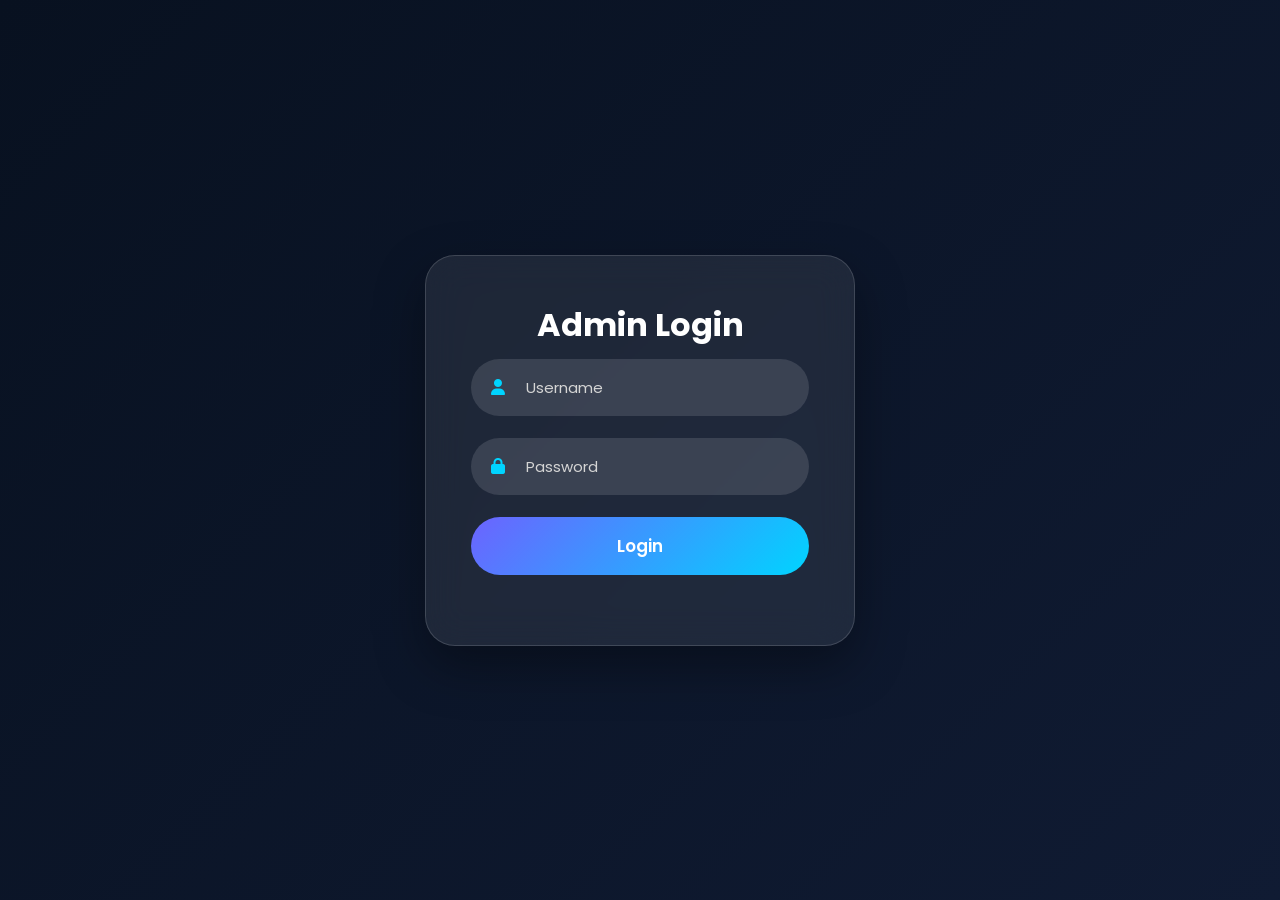
<file: admin-login.html>
<!DOCTYPE html>
<html lang="en">
<head>
<meta charset="UTF-8">
<meta name="viewport" content="width=device-width, initial-scale=1.0">
<title>Admin Login</title>

<link rel="stylesheet" href="assets/css/auth.css">
<link rel="stylesheet"
href="https://cdnjs.cloudflare.com/ajax/libs/font-awesome/6.6.0/css/all.min.css">

</head>
<body>

<div class="login-container">

<div class="login-card">

<h1>Admin Login</h1>

<form id="adminLoginForm">

<div class="input-box">

<i class="fa-solid fa-user"></i>

<input
type="text"
id="username"
placeholder="Username"
required>

</div>

<div class="input-box">

<i class="fa-solid fa-lock"></i>

<input
type="password"
id="password"
placeholder="Password"
required>

</div>

<button class="login-btn">

Login

</button>

</form>

</div>

</div>

<script src="assets/js/admin-login.js"></script>

</body>
</html>
</file>
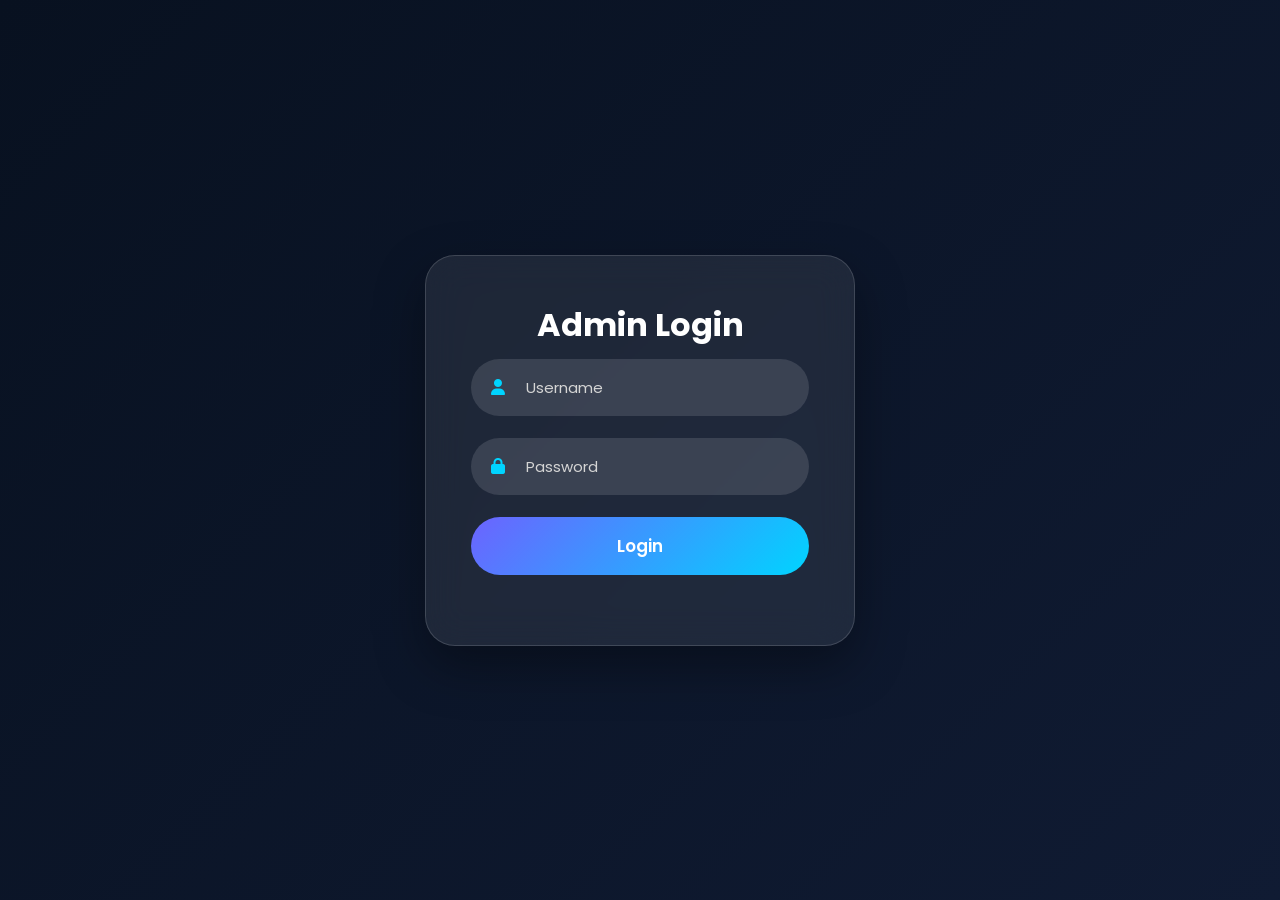
<file: admin.html>
<!DOCTYPE html>
<html lang="en">

<head>

<meta charset="UTF-8">

<meta name="viewport"
content="width=device-width, initial-scale=1.0">

<title>Admin Dashboard | EventSphere</title>

<link rel="stylesheet"
href="assets/css/admin.css">

<link rel="stylesheet"
href="https://cdnjs.cloudflare.com/ajax/libs/font-awesome/6.6.0/css/all.min.css">

</head>

<body>

<header class="header">

<div class="container">

<a href="index.html" class="logo">

<i class="fa-solid fa-calendar-days"></i>

EventSphere Admin

</a>

<nav>

<a href="index.html">Home</a>

<a href="events.html">Events</a>

<a href="history.html">History</a>

<a href="admin-login.html" class="active">Admin</a>

</nav>

</div>

</header>

<button
id="logoutBtn"
style="
padding:10px 20px;
background:#ef4444;
color:white;
border:none;
border-radius:8px;
cursor:pointer;
font-size:15px;
font-weight:600;
transition:0.3s;
"
onmouseover="this.style.background='#dc2626'"
onmouseout="this.style.background='#ef4444'">

Logout

</button> 
<section class="dashboard">

<div class="container">

<h1>

Admin Dashboard

</h1>

<div class="stats">

<div class="stat-card">

<i class="fa-solid fa-calendar-days"></i>

<h2 id="totalEvents">

12

</h2>

<p>Total Events</p>

</div>

<div class="stat-card">

<i class="fa-solid fa-ticket"></i>

<h2 id="totalBookings">

0

</h2>

<p>Total Bookings</p>

</div>

<div class="stat-card">

<i class="fa-solid fa-users"></i>

<h2>

1250

</h2>

<p>Visitors</p>

</div>

<div class="stat-card">

<i class="fa-solid fa-star"></i>

<h2>

4.9

</h2>

<p>Rating</p>

</div>

</div>

<div class="add-event">

<h2>

Add New Event

</h2>

<form id="eventForm">

<input
type="text"
id="eventTitle"
placeholder="Event Name"
required>

<input
type="text"
id="eventCategory"
placeholder="Category"
required>

<input
type="text"
id="eventLocation"
placeholder="Location"
required>

<input
type="date"
id="eventDate"
required>

<input
type="text"
id="eventPrice"
placeholder="Price"
required>

<input
type="url"
id="eventImage"
placeholder="Image URL"
required>

<button type="submit">

Add Event

</button>

</form>

</div>

<h2 class="table-title">

Added Events

</h2>

<div id="eventList">

</div>

</div>

</section>

<script src="assets/js/admin.js"></script>

</body>

</html>
</file>
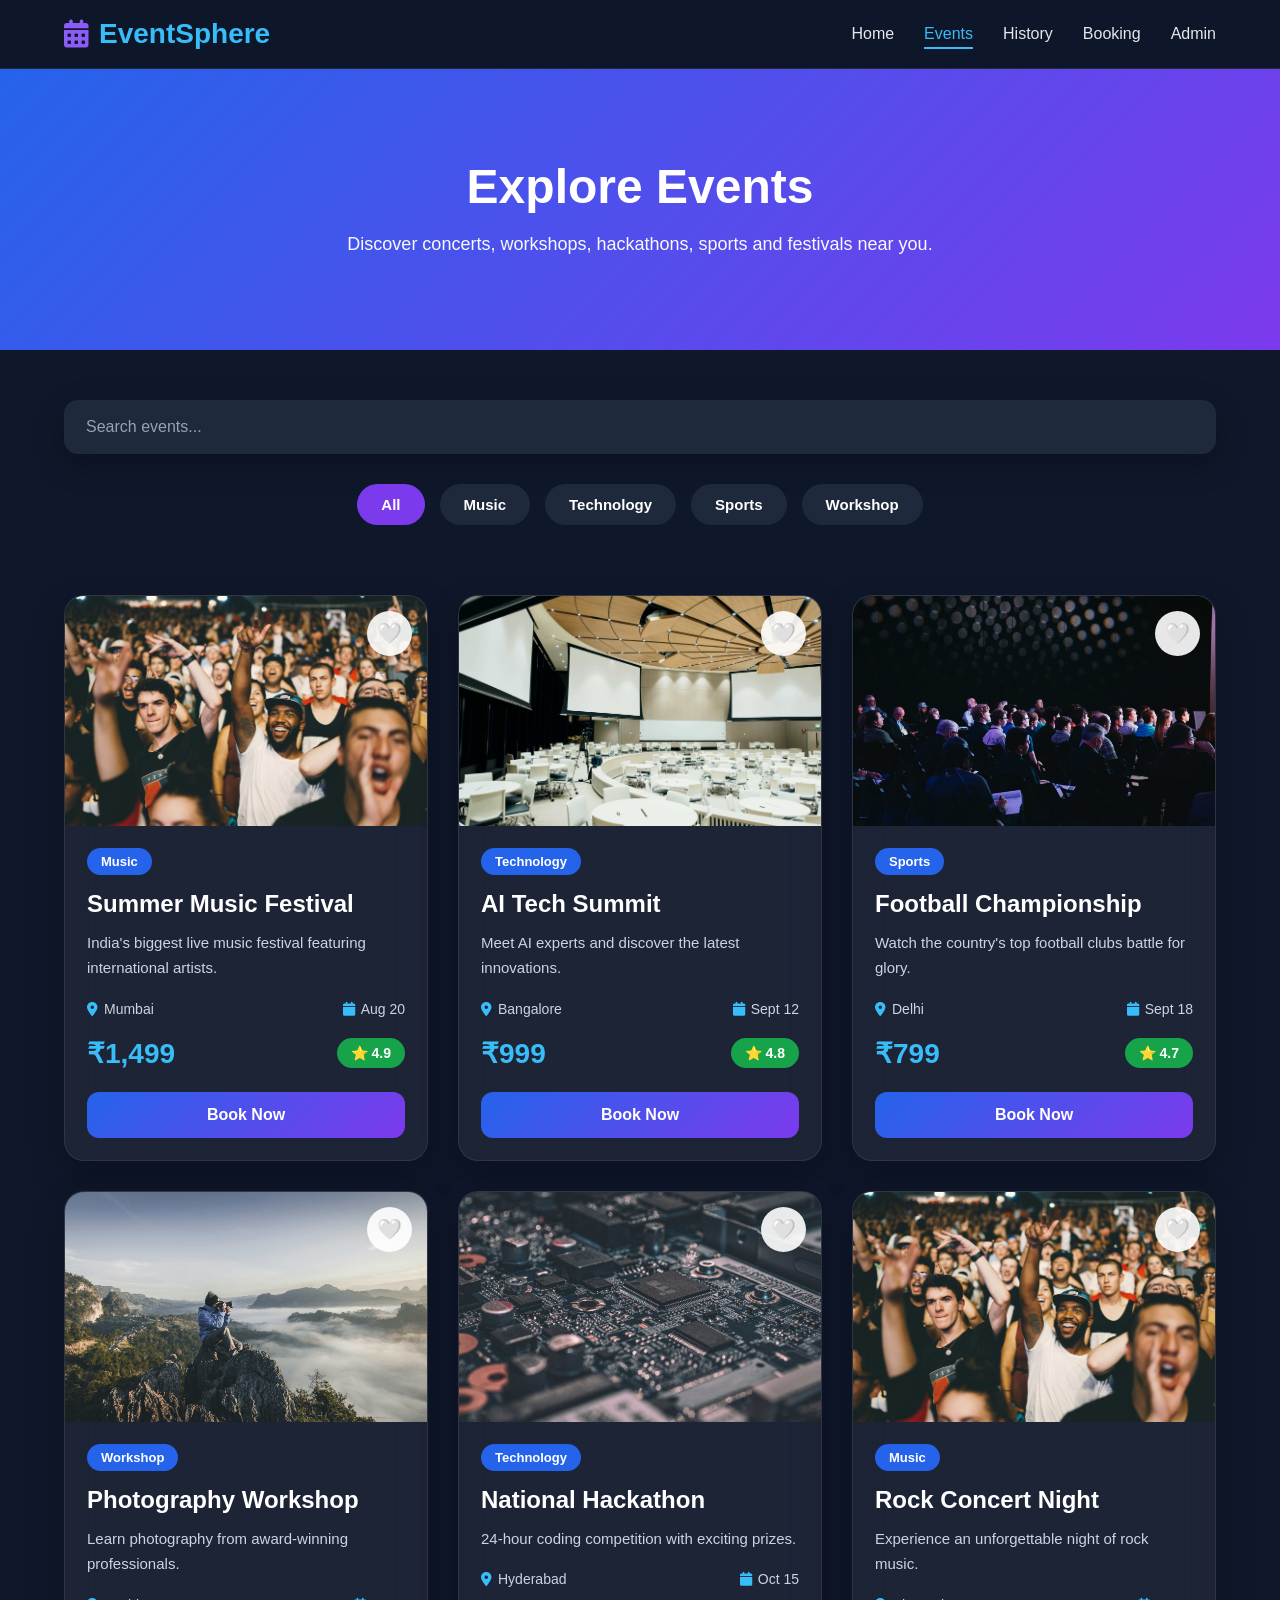
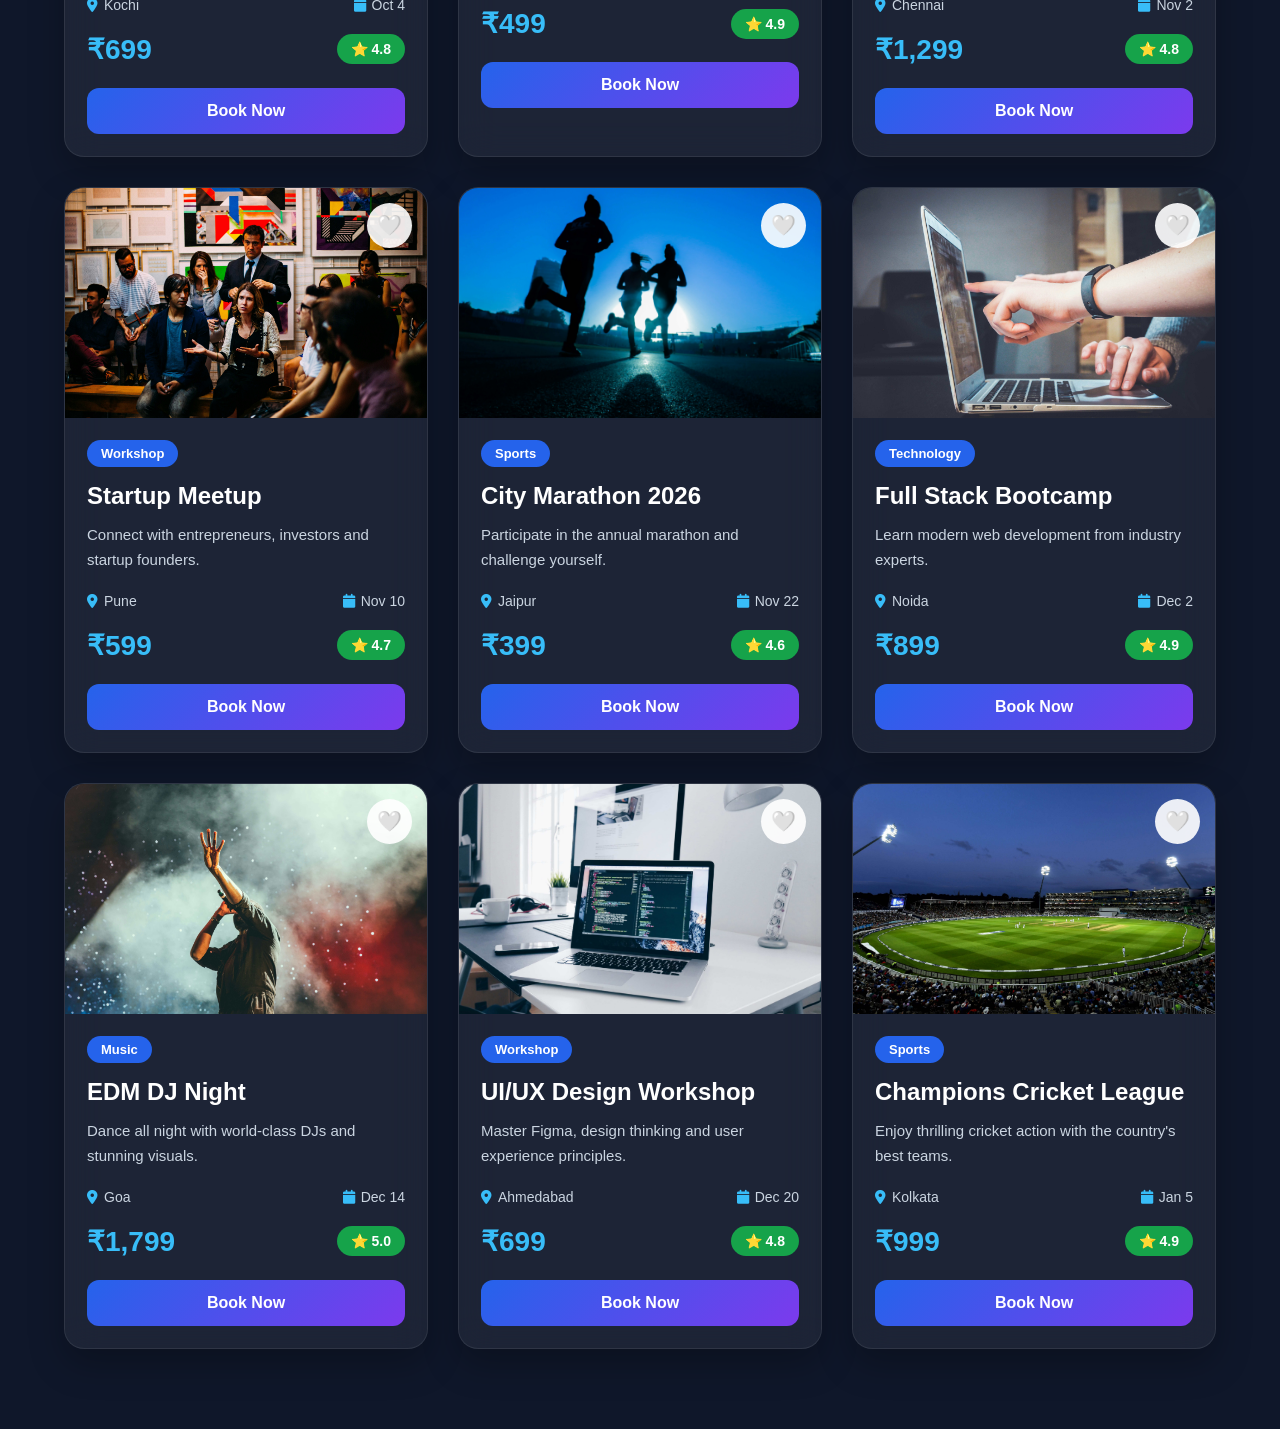
<file: events.html>
<!DOCTYPE html>
<html lang="en">

<head>

    <meta charset="UTF-8">

    <meta name="viewport"
          content="width=device-width, initial-scale=1.0">

    <title>Events | EventSphere</title>

    <link rel="stylesheet"
          href="assets/css/pages.css">

    <link rel="stylesheet"
          href="https://cdnjs.cloudflare.com/ajax/libs/font-awesome/6.6.0/css/all.min.css">

</head>

<body>

<header class="header">

    <div class="container">

        <a href="index.html" class="logo">

            <i class="fa-solid fa-calendar-days"></i>

            EventSphere

        </a>

        <nav>

            <a href="index.html">Home</a>

            <a href="events.html" class="active">Events</a>

            <a href="history.html">History</a>

            <a href="booking.html">Booking</a>

            <a href="admin.html">Admin</a>

        </nav>

    </div>

</header>

<section class="page-banner">

    <h1>

        Explore Events

    </h1>

    <p>

        Discover concerts, workshops, hackathons,
        sports and festivals near you.

    </p>

</section>

<section class="search-section">

    <div class="container">

        <input
            type="text"
            id="searchInput"
            placeholder="Search events...">

        <div class="filters">

            <button class="filter active"
                    data-category="all">

                All

            </button>

            <button class="filter"
                    data-category="music">

                Music

            </button>

            <button class="filter"
                    data-category="technology">

                Technology

            </button>

            <button class="filter"
                    data-category="sports">

                Sports

            </button>

            <button class="filter"
                    data-category="workshop">

                Workshop

            </button>

        </div>

    </div>

</section>

<section class="events">

<div class="container">

<div class="event-grid">
    <!-- EVENT 1 -->

<div class="event-card" data-category="music">

    <img src="assets/images/events/compressed-event1.jpg" alt="Music Event">

    <div class="event-content">

        <span class="category">Music</span>

        <h3>Summer Music Festival</h3>

        <p>
            India's biggest live music festival featuring
            international artists.
        </p>

        <div class="event-details">

            <span><i class="fa-solid fa-location-dot"></i> Mumbai</span>

            <span><i class="fa-solid fa-calendar"></i> Aug 20</span>

        </div>

        <div class="price-rating">

            <h4>₹1,499</h4>

            <span>⭐ 4.9</span>

        </div>

        <button class="book-btn">
            Book Now
        </button>

    </div>

</div>

<!-- EVENT 2 -->

<div class="event-card" data-category="technology">

    <img src="assets/images/events/compressed-event2.jpg" alt="Tech Summit">

    <div class="event-content">

        <span class="category">Technology</span>

        <h3>AI Tech Summit</h3>

        <p>
            Meet AI experts and discover the latest innovations.
        </p>

        <div class="event-details">

            <span><i class="fa-solid fa-location-dot"></i> Bangalore</span>

            <span><i class="fa-solid fa-calendar"></i> Sept 12</span>

        </div>

        <div class="price-rating">

            <h4>₹999</h4>

            <span>⭐ 4.8</span>

        </div>

        <button class="book-btn">
            Book Now
        </button>

    </div>

</div>

<!-- EVENT 3 -->

<div class="event-card" data-category="sports">

    <img src="assets/images/events/compressed-event3.jpg" alt="Football">

    <div class="event-content">

        <span class="category">Sports</span>

        <h3>Football Championship</h3>

        <p>
            Watch the country's top football clubs battle for glory.
        </p>

        <div class="event-details">

            <span><i class="fa-solid fa-location-dot"></i> Delhi</span>

            <span><i class="fa-solid fa-calendar"></i> Sept 18</span>

        </div>

        <div class="price-rating">

            <h4>₹799</h4>

            <span>⭐ 4.7</span>

        </div>

        <button class="book-btn">
            Book Now
        </button>

    </div>

</div>

<!-- EVENT 4 -->

<div class="event-card" data-category="workshop">

    <img src="assets/images/events/compressed-event4.jpg" alt="Workshop">

    <div class="event-content">

        <span class="category">Workshop</span>

        <h3>Photography Workshop</h3>

        <p>
            Learn photography from award-winning professionals.
        </p>

        <div class="event-details">

            <span><i class="fa-solid fa-location-dot"></i> Kochi</span>

            <span><i class="fa-solid fa-calendar"></i> Oct 4</span>

        </div>

        <div class="price-rating">

            <h4>₹699</h4>

            <span>⭐ 4.8</span>

        </div>

        <button class="book-btn">
            Book Now
        </button>

    </div>

</div>

<!-- EVENT 5 -->

<div class="event-card" data-category="technology">

    <img src="assets/images/events/compressed-event5.jpg" alt="Hackathon">

    <div class="event-content">

        <span class="category">Technology</span>

        <h3>National Hackathon</h3>

        <p>
            24-hour coding competition with exciting prizes.
        </p>

        <div class="event-details">

            <span><i class="fa-solid fa-location-dot"></i> Hyderabad</span>

            <span><i class="fa-solid fa-calendar"></i> Oct 15</span>

        </div>

        <div class="price-rating">

            <h4>₹499</h4>

            <span>⭐ 4.9</span>

        </div>

        <button class="book-btn">
            Book Now
        </button>

    </div>

</div>

<!-- EVENT 6 -->

<div class="event-card" data-category="music">

    <img src="assets/images/events/compressed-event6.jpg" alt="Concert">

    <div class="event-content">

        <span class="category">Music</span>

        <h3>Rock Concert Night</h3>

        <p>
            Experience an unforgettable night of rock music.
        </p>

        <div class="event-details">

            <span><i class="fa-solid fa-location-dot"></i> Chennai</span>

            <span><i class="fa-solid fa-calendar"></i> Nov 2</span>

        </div>

        <div class="price-rating">

            <h4>₹1,299</h4>

            <span>⭐ 4.8</span>

        </div>

        <button class="book-btn">
            Book Now
        </button>

    </div>

</div>
<!-- EVENT 7 -->

<div class="event-card" data-category="workshop">

    <img src="assets/images/events/compressed-event7.jpg" alt="Startup Meetup">

    <div class="event-content">

        <span class="category">Workshop</span>

        <h3>Startup Meetup</h3>

        <p>
            Connect with entrepreneurs, investors and startup founders.
        </p>

        <div class="event-details">

            <span><i class="fa-solid fa-location-dot"></i> Pune</span>

            <span><i class="fa-solid fa-calendar"></i> Nov 10</span>

        </div>

        <div class="price-rating">

            <h4>₹599</h4>

            <span>⭐ 4.7</span>

        </div>

        <button class="book-btn">
            Book Now
        </button>

    </div>

</div>

<!-- EVENT 8 -->

<div class="event-card" data-category="sports">

    <img src="assets/images/events/compressed-event8.jpg" alt="Marathon">

    <div class="event-content">

        <span class="category">Sports</span>

        <h3>City Marathon 2026</h3>

        <p>
            Participate in the annual marathon and challenge yourself.
        </p>

        <div class="event-details">

            <span><i class="fa-solid fa-location-dot"></i> Jaipur</span>

            <span><i class="fa-solid fa-calendar"></i> Nov 22</span>

        </div>

        <div class="price-rating">

            <h4>₹399</h4>

            <span>⭐ 4.6</span>

        </div>

        <button class="book-btn">
            Book Now
        </button>

    </div>

</div>

<!-- EVENT 9 -->

<div class="event-card" data-category="technology">

    <img src="assets/images/events/compressed-event9.jpg" alt="Coding Bootcamp">

    <div class="event-content">

        <span class="category">Technology</span>

        <h3>Full Stack Bootcamp</h3>

        <p>
            Learn modern web development from industry experts.
        </p>

        <div class="event-details">

            <span><i class="fa-solid fa-location-dot"></i> Noida</span>

            <span><i class="fa-solid fa-calendar"></i> Dec 2</span>

        </div>

        <div class="price-rating">

            <h4>₹899</h4>

            <span>⭐ 4.9</span>

        </div>

        <button class="book-btn">
            Book Now
        </button>

    </div>

</div>

<!-- EVENT 10 -->

<div class="event-card" data-category="music">

    <img src="assets/images/events/compressed-event10.jpg" alt="DJ Night">

    <div class="event-content">

        <span class="category">Music</span>

        <h3>EDM DJ Night</h3>

        <p>
            Dance all night with world-class DJs and stunning visuals.
        </p>

        <div class="event-details">

            <span><i class="fa-solid fa-location-dot"></i> Goa</span>

            <span><i class="fa-solid fa-calendar"></i> Dec 14</span>

        </div>

        <div class="price-rating">

            <h4>₹1,799</h4>

            <span>⭐ 5.0</span>

        </div>

        <button class="book-btn">
            Book Now
        </button>

    </div>

</div>

<!-- EVENT 11 -->

<div class="event-card" data-category="workshop">

    <img src="assets/images/events/compressed-event11.jpg" alt="Design Workshop">

    <div class="event-content">

        <span class="category">Workshop</span>

        <h3>UI/UX Design Workshop</h3>

        <p>
            Master Figma, design thinking and user experience principles.
        </p>

        <div class="event-details">

            <span><i class="fa-solid fa-location-dot"></i> Ahmedabad</span>

            <span><i class="fa-solid fa-calendar"></i> Dec 20</span>

        </div>

        <div class="price-rating">

            <h4>₹699</h4>

            <span>⭐ 4.8</span>

        </div>

        <button class="book-btn">
            Book Now
        </button>

    </div>

</div>

<!-- EVENT 12 -->

<div class="event-card" data-category="sports">

    <img src="assets/images/events/compressed-event12.jpg" alt="Cricket League">

    <div class="event-content">

        <span class="category">Sports</span>

        <h3>Champions Cricket League</h3>

        <p>
            Enjoy thrilling cricket action with the country's best teams.
        </p>

        <div class="event-details">

            <span><i class="fa-solid fa-location-dot"></i> Kolkata</span>

            <span><i class="fa-solid fa-calendar"></i> Jan 5</span>

        </div>

        <div class="price-rating">

            <h4>₹999</h4>

            <span>⭐ 4.9</span>

        </div>

        <button class="book-btn">
            Book Now
        </button>

    </div>

</div>

</div>

</div>

</section>

<script src="assets/js/pages.js"></script>

</body>

</html>
</file>
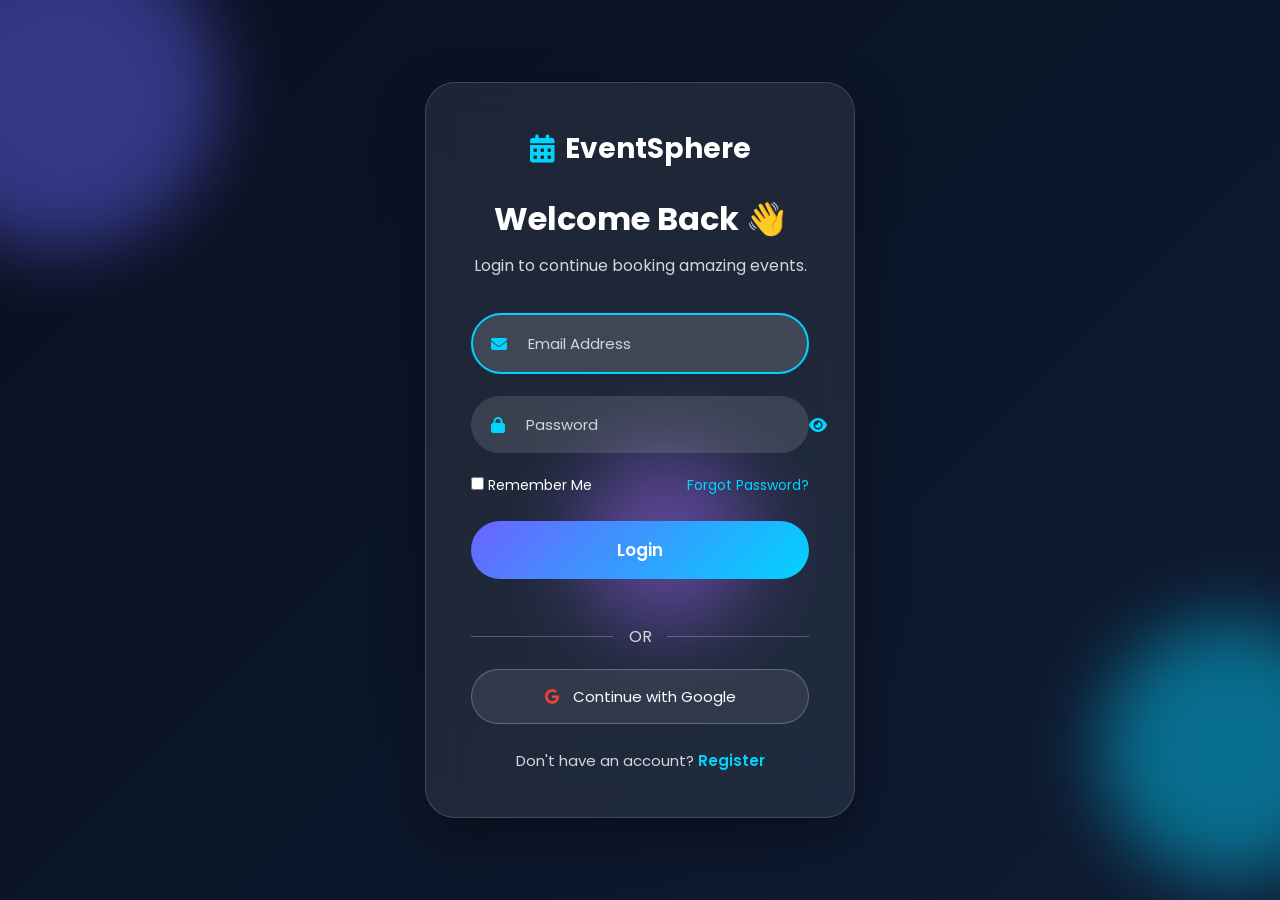
<file: login.html>
<!DOCTYPE html>
<html lang="en">

<head>

    <meta charset="UTF-8">

    <meta name="viewport"
          content="width=device-width, initial-scale=1.0">

    <title>Login | EventSphere</title>

    <link rel="stylesheet"
          href="assets/css/auth.css">

    <link rel="preconnect"
          href="https://fonts.googleapis.com">

    <link rel="preconnect"
          href="https://fonts.gstatic.com"
          crossorigin>

    <link href="https://fonts.googleapis.com/css2?family=Poppins:wght@300;400;500;600;700;800&display=swap"
          rel="stylesheet">

    <link rel="stylesheet"
          href="https://cdnjs.cloudflare.com/ajax/libs/font-awesome/6.6.0/css/all.min.css">

</head>

<body>

<div class="background">

    <div class="circle one"></div>

    <div class="circle two"></div>

    <div class="circle three"></div>

</div>

<div class="login-container">

    <div class="login-card">

        <a href="index.html" class="logo">

            <i class="fa-solid fa-calendar-days"></i>

            EventSphere

        </a>

        <h1>

            Welcome Back 👋

        </h1>

        <p>

            Login to continue booking amazing events.

        </p>

        <form id="loginForm">

            <div class="input-box">

                <i class="fa-solid fa-envelope"></i>

                <input
                    type="email"
                    id="email"
                    placeholder="Email Address"
                    required>

            </div>

            <div class="input-box">

                <i class="fa-solid fa-lock"></i>

                <input
                    type="password"
                    id="password"
                    placeholder="Password"
                    required>

                <span id="togglePassword">

                    <i class="fa-solid fa-eye"></i>

                </span>

            </div>

            <div class="options">

                <label>

                    <input
                        type="checkbox"
                        id="remember">

                    Remember Me

                </label>

                <a href="#">

                    Forgot Password?

                </a>

            </div>

            <button
                class="login-btn"
                type="submit">

                Login

            </button>

        </form>

        <div class="divider">

            OR

        </div>

        <button class="google-btn">

            <i class="fa-brands fa-google"></i>

            Continue with Google

        </button>

        <div class="bottom-text">

            Don't have an account?

            <a href="register.html">

                Register

            </a>

        </div>

    </div>

</div>

<script src="assets/js/auth.js"></script>

</body>

</html>
</file>
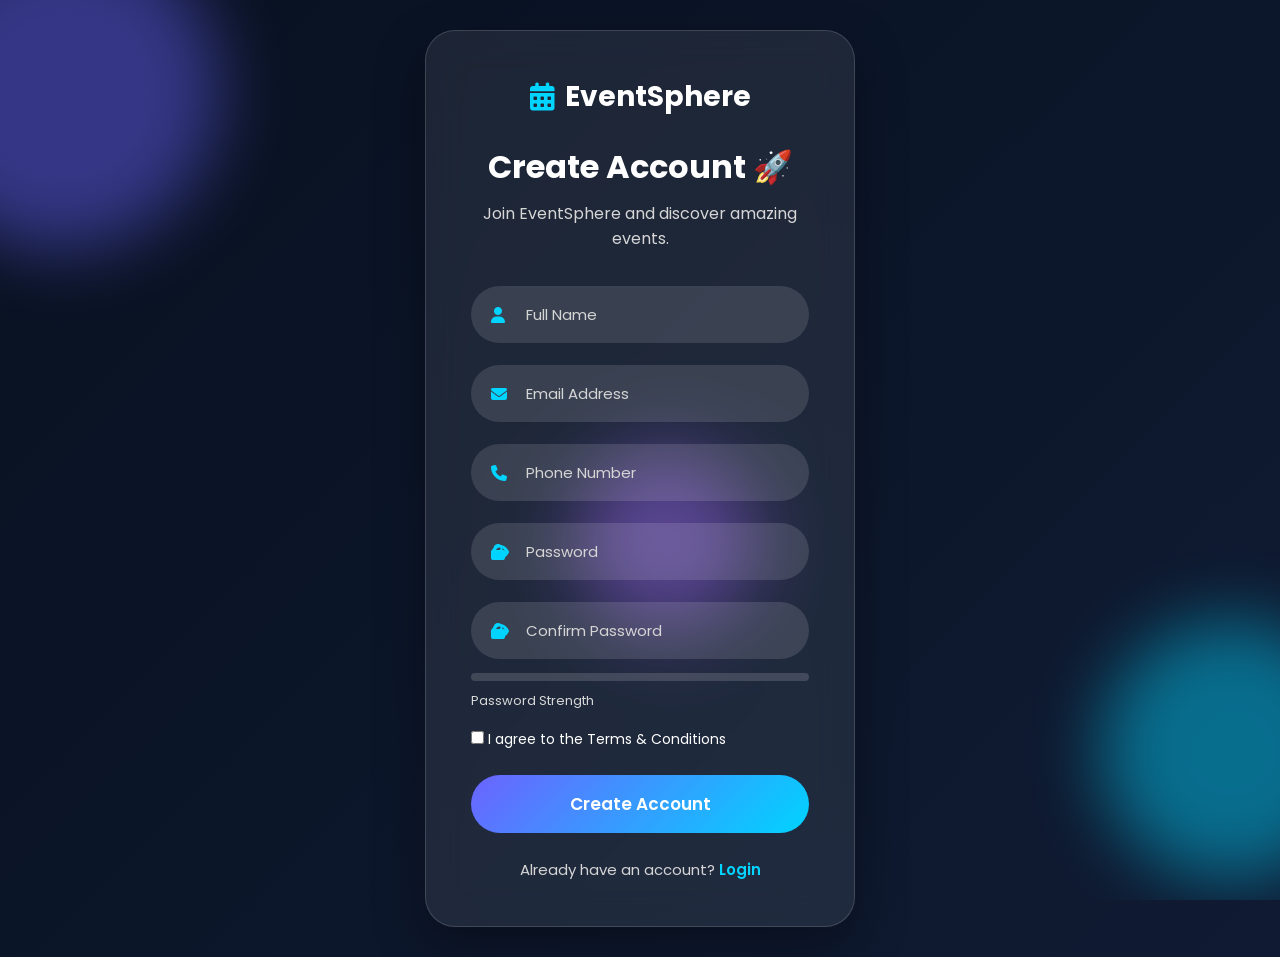
<file: register.html>
<!DOCTYPE html>
<html lang="en">

<head>

    <meta charset="UTF-8">

    <meta name="viewport"
          content="width=device-width, initial-scale=1.0">

    <title>Create Account | EventSphere</title>

    <link rel="stylesheet"
          href="assets/css/auth.css">

    <link rel="preconnect"
          href="https://fonts.googleapis.com">

    <link rel="preconnect"
          href="https://fonts.gstatic.com"
          crossorigin>

    <link href="https://fonts.googleapis.com/css2?family=Poppins:wght@300;400;500;600;700;800&display=swap"
          rel="stylesheet">

    <link rel="stylesheet"
          href="https://cdnjs.cloudflare.com/ajax/libs/font-awesome/6.6.0/css/all.min.css">

</head>

<body>

<div class="background">

    <div class="circle one"></div>

    <div class="circle two"></div>

    <div class="circle three"></div>

</div>

<div class="login-container">

    <div class="login-card">

        <a href="index.html" class="logo">

            <i class="fa-solid fa-calendar-days"></i>

            EventSphere

        </a>

        <h1>

            Create Account 🚀

        </h1>

        <p>

            Join EventSphere and discover amazing events.

        </p>

        <form id="registerForm">

            <div class="input-box">

                <i class="fa-solid fa-user"></i>

                <input
                    type="text"
                    id="name"
                    placeholder="Full Name"
                    required>

            </div>

            <div class="input-box">

                <i class="fa-solid fa-envelope"></i>

                <input
                    type="email"
                    id="email"
                    placeholder="Email Address"
                    required>

            </div>

            <div class="input-box">

                <i class="fa-solid fa-phone"></i>

                <input
                    type="tel"
                    id="phone"
                    placeholder="Phone Number"
                    maxlength="10"
                    required>

            </div>

            <div class="input-box">

                <i class="fa-solid fa-lock"></i>

                <input
                    type="password"
                    id="password"
                    placeholder="Password"
                    required>

                <span class="toggle-password">

                    <i class="fa-solid fa-eye"></i>

                </span>

            </div>

            <div class="input-box">

                <i class="fa-solid fa-lock"></i>

                <input
                    type="password"
                    id="confirmPassword"
                    placeholder="Confirm Password"
                    required>

                <span class="toggle-confirm">

                    <i class="fa-solid fa-eye"></i>

                </span>

            </div>

            <div class="strength">

                <div id="strengthBar"></div>

            </div>

            <small id="strengthText">

                Password Strength

            </small>

            <div class="options">

                <label>

                    <input
                        type="checkbox"
                        id="terms"
                        required>

                    I agree to the Terms & Conditions

                </label>

            </div>

            <button
                type="submit"
                class="login-btn">

                Create Account

            </button>

        </form>

        <div class="bottom-text">

            Already have an account?

            <a href="login.html">

                Login

            </a>

        </div>

    </div>

</div>

<script src="assets/js/register.js"></script>

</body>

</html>
</file>
<file: assets/css/auth.css>
/*==================================
        GOOGLE FONT
==================================*/

@import url('https://fonts.googleapis.com/css2?family=Poppins:wght@300;400;500;600;700;800&display=swap');

/*==================================
            RESET
==================================*/

*{
    margin:0;
    padding:0;
    box-sizing:border-box;
    font-family:'Poppins',sans-serif;
}

body{

    min-height:100vh;

    display:flex;

    justify-content:center;

    align-items:center;

    overflow:hidden;

    background:linear-gradient(135deg,#081120,#101b33);

}

/*==================================
        BACKGROUND
==================================*/

.background{

    position:absolute;

    inset:0;

    overflow:hidden;

}

.circle{

    position:absolute;

    border-radius:50%;

    filter:blur(35px);

    opacity:.45;

    animation:float 8s ease-in-out infinite alternate;

}

.one{

    width:320px;

    height:320px;

    background:#6C63FF;

    left:-100px;

    top:-70px;

}

.two{

    width:260px;

    height:260px;

    background:#00D4FF;

    right:-80px;

    bottom:20px;

}

.three{

    width:180px;

    height:180px;

    background:#9B5CFF;

    left:45%;

    top:50%;

}

@keyframes float{

    from{

        transform:translateY(0);

    }

    to{

        transform:translateY(-40px);

    }

}

/*==================================
        LOGIN CONTAINER
==================================*/

.login-container{

    position:relative;

    width:100%;

    display:flex;

    justify-content:center;

    align-items:center;

    padding:30px;

    z-index:10;

}

/*==================================
        LOGIN CARD
==================================*/

.login-card{

    width:430px;

    background:rgba(255,255,255,.08);

    backdrop-filter:blur(18px);

    border:1px solid rgba(255,255,255,.15);

    border-radius:30px;

    padding:45px;

    box-shadow:0 20px 50px rgba(0,0,0,.35);

}

.logo{

    display:flex;

    align-items:center;

    justify-content:center;

    gap:10px;

    color:#fff;

    text-decoration:none;

    font-size:28px;

    font-weight:700;

    margin-bottom:25px;

}

.logo i{

    color:#00D4FF;

}

.login-card h1{

    text-align:center;

    color:#fff;

    margin-bottom:10px;

}

.login-card p{

    text-align:center;

    color:#d6d6d6;

    margin-bottom:35px;

}

/*==================================
            INPUT
==================================*/

.input-box{

    position:relative;

    margin-bottom:22px;

}

.input-box input{

    width:100%;

    padding:17px 55px;

    border:none;

    outline:none;

    border-radius:50px;

    background:rgba(255,255,255,.12);

    color:#fff;

    font-size:15px;

}

.input-box input::placeholder{

    color:#d5d5d5;

}

.input-box i{

    position:absolute;

    left:20px;

    top:50%;

    transform:translateY(-50%);

    color:#00D4FF;

}

#togglePassword{

    position:absolute;

    right:20px;

    top:50%;

    transform:translateY(-50%);

    cursor:pointer;

    color:#fff;

}

/*==================================
        OPTIONS
==================================*/

.options{

    display:flex;

    justify-content:space-between;

    align-items:center;

    margin-bottom:25px;

    font-size:14px;

}

.options label{

    color:#fff;

}

.options a{

    color:#00D4FF;

    text-decoration:none;

}/*==================================
        LOGIN BUTTON
==================================*/

.login-btn{

    width:100%;

    padding:16px;

    border:none;

    border-radius:50px;

    background:linear-gradient(135deg,#6C63FF,#00D4FF);

    color:#fff;

    font-size:17px;

    font-weight:600;

    cursor:pointer;

    transition:.35s;

    margin-bottom:25px;

}

.login-btn:hover{

    transform:translateY(-4px);

    box-shadow:0 15px 30px rgba(0,212,255,.35);

}

/*==================================
        DIVIDER
==================================*/

.divider{

    display:flex;

    align-items:center;

    justify-content:center;

    color:#d8d8d8;

    margin:20px 0;

    position:relative;

}

.divider::before{

    content:"";

    position:absolute;

    left:0;

    width:42%;

    height:1px;

    background:rgba(255,255,255,.25);

}

.divider::after{

    content:"";

    position:absolute;

    right:0;

    width:42%;

    height:1px;

    background:rgba(255,255,255,.25);

}

/*==================================
        GOOGLE BUTTON
==================================*/

.google-btn{

    width:100%;

    padding:15px;

    border-radius:50px;

    border:1px solid rgba(255,255,255,.25);

    background:rgba(255,255,255,.08);

    color:#fff;

    cursor:pointer;

    transition:.35s;

    font-size:15px;

    margin-bottom:25px;

}

.google-btn i{

    margin-right:10px;

    color:#EA4335;

}

.google-btn:hover{

    background:rgba(255,255,255,.18);

}

/*==================================
        BOTTOM TEXT
==================================*/

.bottom-text{

    text-align:center;

    color:#d5d5d5;

    font-size:15px;

}

.bottom-text a{

    color:#00D4FF;

    text-decoration:none;

    font-weight:600;

}

.bottom-text a:hover{

    text-decoration:underline;

}

/*==================================
        INPUT FOCUS
==================================*/

.input-box input:focus{

    border:2px solid #00D4FF;

    background:rgba(255,255,255,.15);

}

/*==================================
        CARD ANIMATION
==================================*/

.login-card{

    animation:slideUp .8s ease;

}

@keyframes slideUp{

    from{

        opacity:0;

        transform:translateY(50px);

    }

    to{

        opacity:1;

        transform:translateY(0);

    }

}

/*==================================
        RESPONSIVE
==================================*/

@media(max-width:768px){

.login-card{

width:100%;

padding:35px;

}

.login-card h1{

font-size:30px;

}

.logo{

font-size:24px;

}

}

@media(max-width:480px){

body{

padding:20px;

}

.login-card{

padding:30px 20px;

border-radius:20px;

}

.login-card h1{

font-size:26px;

}

.options{

flex-direction:column;

gap:12px;

align-items:flex-start;

}

.google-btn{

font-size:14px;

}

.login-btn{

font-size:16px;

}

}
/*==================================
      PASSWORD STRENGTH
==================================*/

.strength{

width:100%;

height:8px;

background:rgba(255,255,255,.15);

border-radius:10px;

margin-top:-8px;

margin-bottom:10px;

overflow:hidden;

}

#strengthBar{

width:0;

height:100%;

transition:.4s;

}

#strengthText{

display:block;

margin-bottom:18px;

color:#d8d8d8;

font-size:13px;

}

/*==================================
        END
==================================*/
</file>
<file: assets/css/admin.css>
*{

margin:0;

padding:0;

box-sizing:border-box;

font-family:'Poppins',sans-serif;

}

body{

background:#0f172a;

color:#fff;

}

a{

text-decoration:none;

color:inherit;

}

.container{

width:90%;

max-width:1200px;

margin:auto;

}

/*==========================
HEADER
==========================*/

.header{

background:rgba(15,23,42,.95);

backdrop-filter:blur(18px);

border-bottom:1px solid rgba(255,255,255,.08);

position:sticky;

top:0;

z-index:1000;

}

.header .container{

display:flex;

justify-content:space-between;

align-items:center;

padding:18px 0;

}

.logo{

font-size:28px;

font-weight:700;

color:#38bdf8;

}

nav{

display:flex;

gap:25px;

}

nav a{

color:#fff;

transition:.3s;

}

nav a:hover,

nav a.active{

color:#38bdf8;

}

/*==========================
DASHBOARD
==========================*/

.dashboard{

padding:60px 0;

}

.dashboard h1{

text-align:center;

font-size:42px;

margin-bottom:40px;

}

.stats{

display:grid;

grid-template-columns:repeat(auto-fit,minmax(220px,1fr));

gap:25px;

margin-bottom:50px;

}

.stat-card{

background:rgba(255,255,255,.06);

border:1px solid rgba(255,255,255,.08);

border-radius:20px;

padding:30px;

text-align:center;

backdrop-filter:blur(15px);

transition:.35s;

}

.stat-card:hover{

transform:translateY(-8px);

}

.stat-card i{

font-size:40px;

color:#38bdf8;

margin-bottom:15px;

}

.stat-card h2{

font-size:34px;

margin-bottom:10px;

}

/*==========================
FORM
==========================*/

.add-event{

background:rgba(255,255,255,.06);

padding:30px;

border-radius:20px;

margin-bottom:50px;

}

.add-event h2{

margin-bottom:20px;

}

#eventForm{

display:grid;

grid-template-columns:repeat(auto-fit,minmax(220px,1fr));

gap:20px;

}

#eventForm input{

padding:14px;

border:none;

outline:none;

border-radius:10px;

background:#1e293b;

color:#fff;

}

#eventForm button{

padding:15px;

border:none;

border-radius:10px;

background:linear-gradient(135deg,#2563eb,#7c3aed);

color:white;

font-size:16px;

cursor:pointer;

transition:.3s;

}

#eventForm button:hover{

transform:translateY(-3px);

}

/*==========================
EVENT LIST
==========================*/

.table-title{

margin-bottom:20px;

}

#eventList{

display:grid;

grid-template-columns:repeat(auto-fit,minmax(300px,1fr));

gap:25px;

}

.admin-card{

background:rgba(255,255,255,.06);

padding:20px;

border-radius:15px;

border:1px solid rgba(255,255,255,.08);

}

.admin-card h3{

margin-bottom:12px;

}

.admin-card p{

margin-bottom:8px;

color:#d1d5db;

}

.admin-card img{

width:100%;

height:180px;

object-fit:cover;

border-radius:10px;

margin-bottom:15px;

}

.delete{

margin-top:15px;

width:100%;

padding:12px;

border:none;

border-radius:10px;

background:#ef4444;

color:white;

cursor:pointer;

transition:.3s;

}

.delete:hover{

background:#dc2626;

}

/*==========================
RESPONSIVE
==========================*/

@media(max-width:768px){

.header .container{

flex-direction:column;

gap:15px;

}

.dashboard h1{

font-size:34px;

}

}
</file>
<file: assets/css/pages.css>
*{

margin:0;

padding:0;

box-sizing:border-box;

font-family:'Poppins',sans-serif;

}

body{

background:#0f172a;

color:#fff;

}

a{

text-decoration:none;

color:inherit;

}

img{

width:100%;

display:block;

}

.container{

width:90%;

max-width:1200px;

margin:auto;

}

/*==========================
HEADER
==========================*/

.header{

position:sticky;

top:0;

width:100%;

background:rgba(15,23,42,.9);

backdrop-filter:blur(18px);

z-index:1000;

border-bottom:1px solid rgba(255,255,255,.08);

}

.header .container{

display:flex;

justify-content:space-between;

align-items:center;

padding:18px 0;

}

.logo{

font-size:28px;

font-weight:700;

color:#38bdf8;

display:flex;

align-items:center;

gap:10px;

}

.logo i{

color:#8b5cf6;

}

nav{

display:flex;

gap:30px;

}

nav a{

color:#e5e7eb;

font-weight:500;

transition:.3s;

position:relative;

}

nav a:hover,

nav a.active{

color:#38bdf8;

}

nav a::after{

content:"";

position:absolute;

left:0;

bottom:-6px;

width:0;

height:2px;

background:#38bdf8;

transition:.3s;

}

nav a:hover::after,

nav a.active::after{

width:100%;

}

/*==========================
PAGE BANNER
==========================*/

.page-banner{

padding:90px 20px;

text-align:center;

background:linear-gradient(135deg,#2563eb,#7c3aed);

}

.page-banner h1{

font-size:48px;

margin-bottom:15px;

font-weight:700;

}

.page-banner p{

max-width:700px;

margin:auto;

font-size:18px;

color:#f8fafc;

line-height:1.7;

}

/*==========================
SEARCH
==========================*/

.search-section{

padding:50px 0;

}

#searchInput{

width:100%;

padding:18px 22px;

border:none;

outline:none;

border-radius:14px;

font-size:16px;

background:#1e293b;

color:#fff;

box-shadow:0 10px 30px rgba(0,0,0,.25);

margin-bottom:30px;

}

#searchInput::placeholder{

color:#94a3b8;

}

/*==========================
FILTERS
==========================*/

.filters{

display:flex;

justify-content:center;

flex-wrap:wrap;

gap:15px;

}

.filter{

padding:12px 24px;

border:none;

border-radius:30px;

cursor:pointer;

background:#1e293b;

color:#fff;

font-size:15px;

transition:.3s;

}

.filter:hover{

background:#2563eb;

transform:translateY(-3px);

}

.filter.active{

background:#7c3aed;

}
/*==========================
EVENTS
==========================*/

.events{

padding:20px 0 80px;

}

.event-grid{

display:grid;

grid-template-columns:repeat(auto-fit,minmax(320px,1fr));

gap:30px;

}

/*==========================
EVENT CARD
==========================*/

.event-card{

background:rgba(255,255,255,.06);

border:1px solid rgba(255,255,255,.08);

border-radius:20px;

overflow:hidden;

backdrop-filter:blur(18px);

transition:.4s;

box-shadow:0 15px 35px rgba(0,0,0,.25);

}

.event-card:hover{

transform:translateY(-12px);

box-shadow:0 25px 45px rgba(37,99,235,.35);

}

/*==========================
EVENT IMAGE
==========================*/

.event-card img{

height:230px;

object-fit:cover;

transition:.5s;

}

.event-card:hover img{

transform:scale(1.08);

}

/*==========================
CONTENT
==========================*/

.event-content{

padding:22px;

}

.category{

display:inline-block;

padding:6px 14px;

background:#2563eb;

border-radius:30px;

font-size:13px;

font-weight:600;

margin-bottom:15px;

}

.event-content h3{

font-size:24px;

margin-bottom:12px;

}

.event-content p{

color:#cbd5e1;

line-height:1.7;

font-size:15px;

margin-bottom:20px;

}

/*==========================
DETAILS
==========================*/

.event-details{

display:flex;

justify-content:space-between;

flex-wrap:wrap;

gap:12px;

margin-bottom:20px;

font-size:14px;

color:#cbd5e1;

}

.event-details span{

display:flex;

align-items:center;

gap:6px;

}

.event-details i{

color:#38bdf8;

}

/*==========================
PRICE & RATING
==========================*/

.price-rating{

display:flex;

justify-content:space-between;

align-items:center;

margin-bottom:22px;

}

.price-rating h4{

font-size:28px;

color:#38bdf8;

}

.price-rating span{

background:#16a34a;

padding:7px 14px;

border-radius:30px;

font-size:14px;

font-weight:600;

}/*==========================
BOOK BUTTON
==========================*/

.book-btn{

width:100%;

padding:14px;

border:none;

border-radius:12px;

background:linear-gradient(135deg,#2563eb,#7c3aed);

color:#fff;

font-size:16px;

font-weight:600;

cursor:pointer;

transition:.35s;

}

.book-btn:hover{

transform:translateY(-3px);

box-shadow:0 12px 25px rgba(37,99,235,.45);

}

/*==========================
CARD BORDER EFFECT
==========================*/

.event-card{

position:relative;

overflow:hidden;

}

.event-card::before{

content:"";

position:absolute;

top:0;

left:-100%;

width:100%;

height:100%;

background:linear-gradient(

120deg,

transparent,

rgba(255,255,255,.15),

transparent

);

transition:.8s;

pointer-events:none;

}

.event-card:hover::before{

left:100%;

}

/*==========================
SMOOTH TRANSITIONS
==========================*/

button,
input,
.event-card,
img,
span,
a{

transition:.3s ease;

}

/*==========================
CUSTOM SCROLLBAR
==========================*/

::-webkit-scrollbar{

width:10px;

}

::-webkit-scrollbar-track{

background:#0f172a;

}

::-webkit-scrollbar-thumb{

background:#2563eb;

border-radius:20px;

}

::-webkit-scrollbar-thumb:hover{

background:#7c3aed;

}

/*==========================
TEXT SELECTION
==========================*/

::selection{

background:#7c3aed;

color:#fff;

}

/*==========================
FADE ANIMATION
==========================*/

@keyframes fadeUp{

from{

opacity:0;

transform:translateY(40px);

}

to{

opacity:1;

transform:translateY(0);

}

}

.event-card{

animation:fadeUp .8s ease;

}

/*==========================
SEARCH FOCUS
==========================*/

#searchInput:focus{

border:2px solid #38bdf8;

box-shadow:0 0 20px rgba(56,189,248,.35);

}

/*==========================
FILTER BUTTON EFFECT
==========================*/

.filter{

font-weight:600;

}

.filter:hover{

letter-spacing:.4px;

}

/*==========================
PRICE HOVER
==========================*/

.price-rating h4{

transition:.3s;

}

.event-card:hover .price-rating h4{

color:#60a5fa;

}

/*==========================
CATEGORY BADGE
==========================*/

.category{

transition:.3s;

}

.event-card:hover .category{

background:#7c3aed;

}

/*==========================
IMAGE OVERLAY
==========================*/

.event-card img{

position:relative;

}

.event-card:hover img{

filter:brightness(.9);

}/*==================================
RESPONSIVE DESIGN
==================================*/

@media(max-width:992px){

.header .container{

flex-direction:column;

gap:20px;

}

nav{

flex-wrap:wrap;

justify-content:center;

gap:18px;

}

.page-banner{

padding:70px 20px;

}

.page-banner h1{

font-size:40px;

}

.event-grid{

grid-template-columns:repeat(auto-fit,minmax(280px,1fr));

}

}

/*==============================*/

@media(max-width:768px){

.container{

width:92%;

}

.page-banner{

padding:60px 15px;

}

.page-banner h1{

font-size:34px;

}

.page-banner p{

font-size:16px;

}

.filters{

gap:10px;

}

.filter{

padding:10px 18px;

font-size:14px;

}

.event-content{

padding:18px;

}

.event-content h3{

font-size:21px;

}

.price-rating h4{

font-size:24px;

}

.book-btn{

padding:13px;

font-size:15px;

}

}

/*==============================*/

@media(max-width:576px){

.header .container{

padding:15px 0;

}

.logo{

font-size:24px;

}

nav{

gap:12px;

}

nav a{

font-size:14px;

}

.page-banner{

padding:50px 15px;

}

.page-banner h1{

font-size:28px;

}

.page-banner p{

font-size:15px;

line-height:1.6;

}

#searchInput{

padding:15px;

font-size:15px;

}

.filter{

width:100%;

}

.event-grid{

grid-template-columns:1fr;

}

.event-card img{

height:210px;

}

.event-details{

flex-direction:column;

align-items:flex-start;

}

.price-rating{

flex-direction:column;

align-items:flex-start;

gap:12px;

}

.book-btn{

margin-top:10px;

}

}

/*==============================*/

@media(max-width:400px){

.page-banner h1{

font-size:24px;

}

.logo{

font-size:22px;

}

.event-content h3{

font-size:19px;

}

.category{

font-size:12px;

}

.price-rating h4{

font-size:22px;

}

}
/*==================================
FAVORITE BUTTON
==================================*/

.favorite-btn{

position:absolute;

top:15px;

right:15px;

width:45px;

height:45px;

border:none;

border-radius:50%;

background:rgba(255,255,255,.9);

font-size:20px;

cursor:pointer;

transition:.3s;

display:flex;

align-items:center;

justify-content:center;

}

.favorite-btn:hover{

transform:scale(1.1);

}

.favorite-btn.active{

background:#ff4d6d;

color:#fff;

}
</file>
